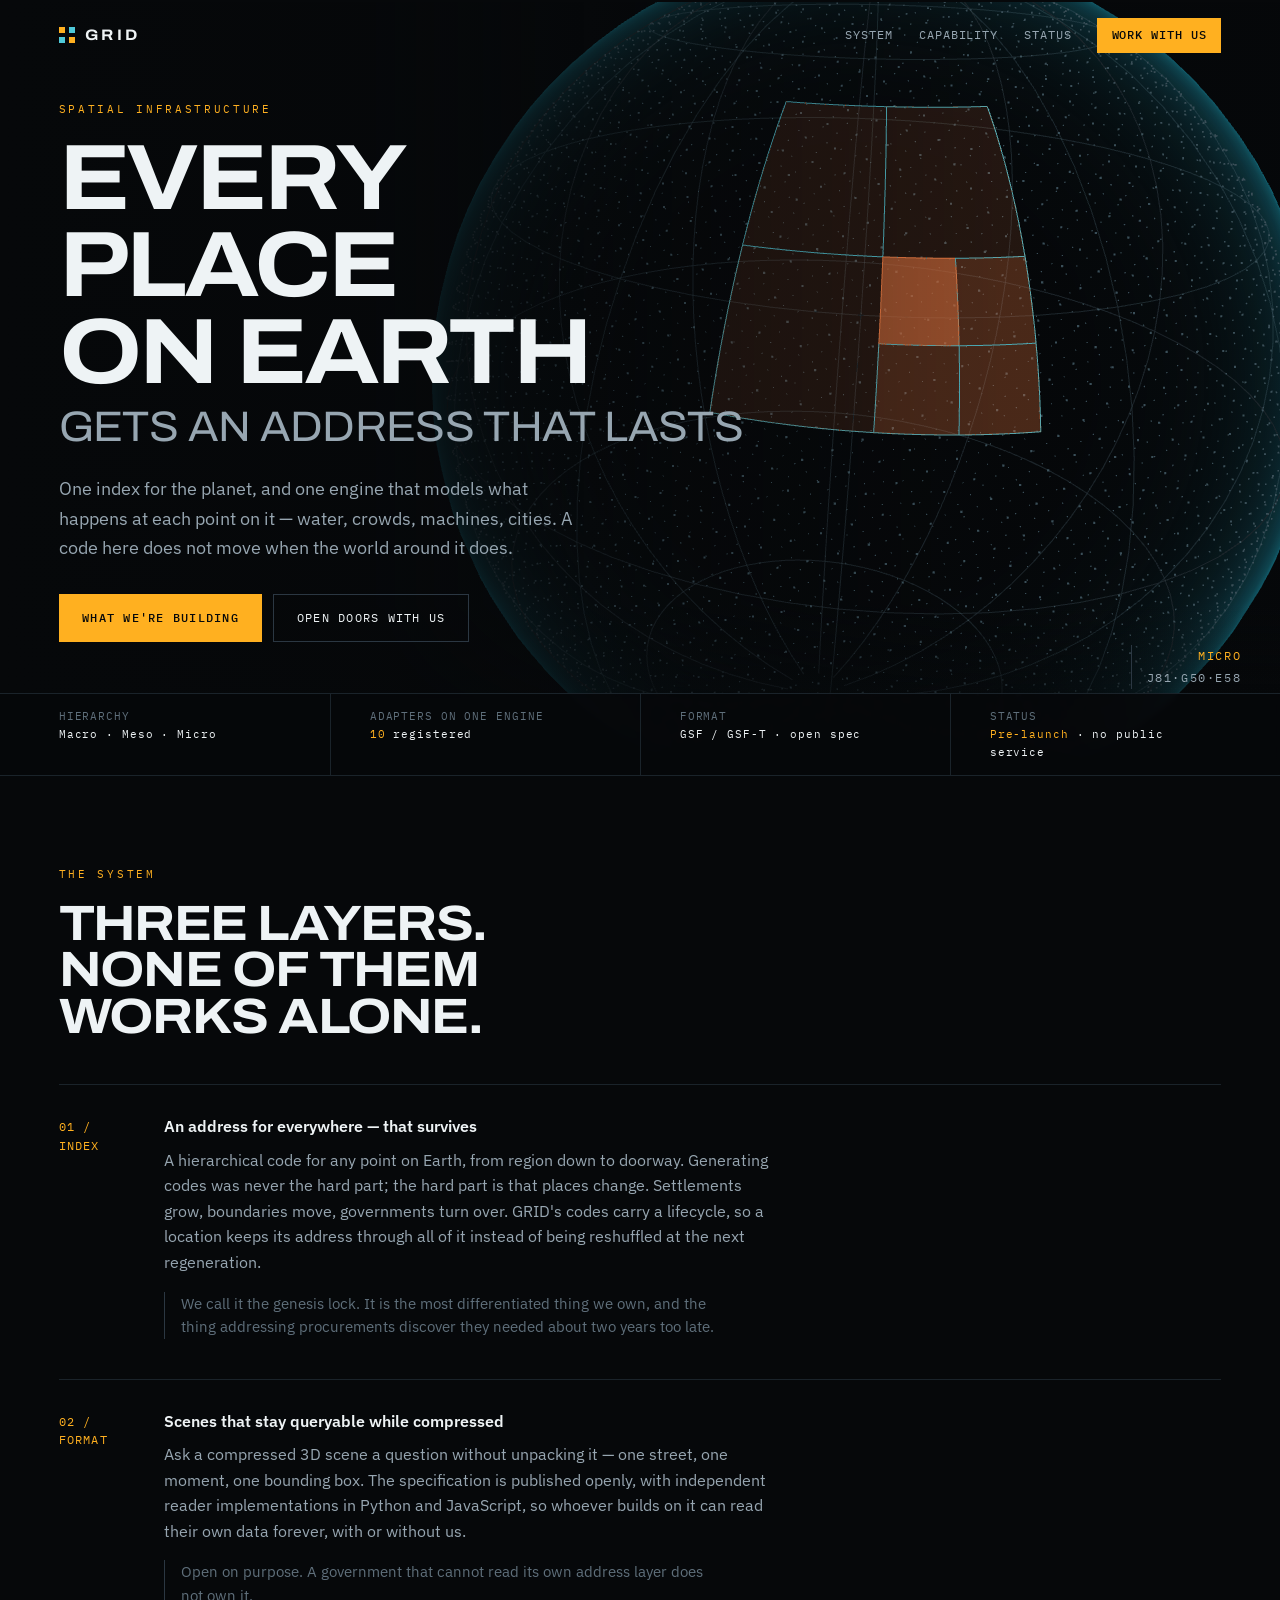
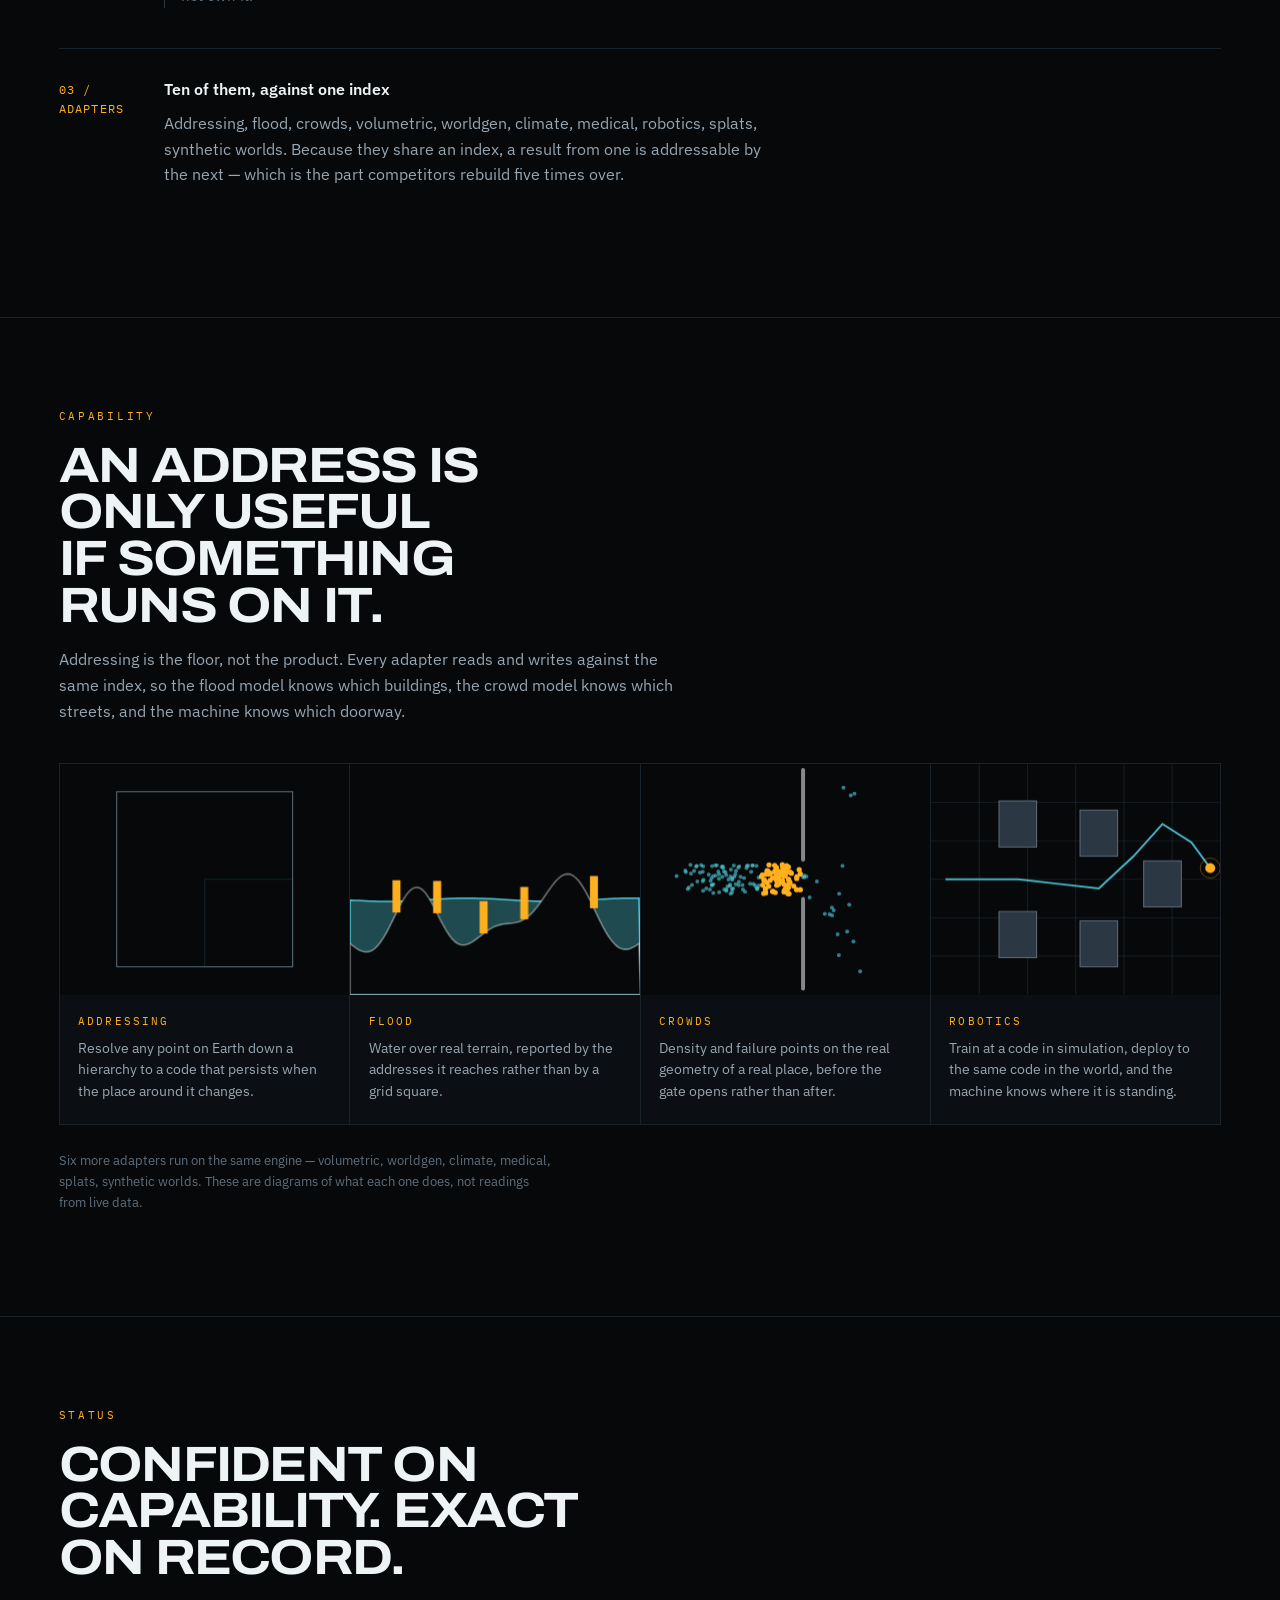
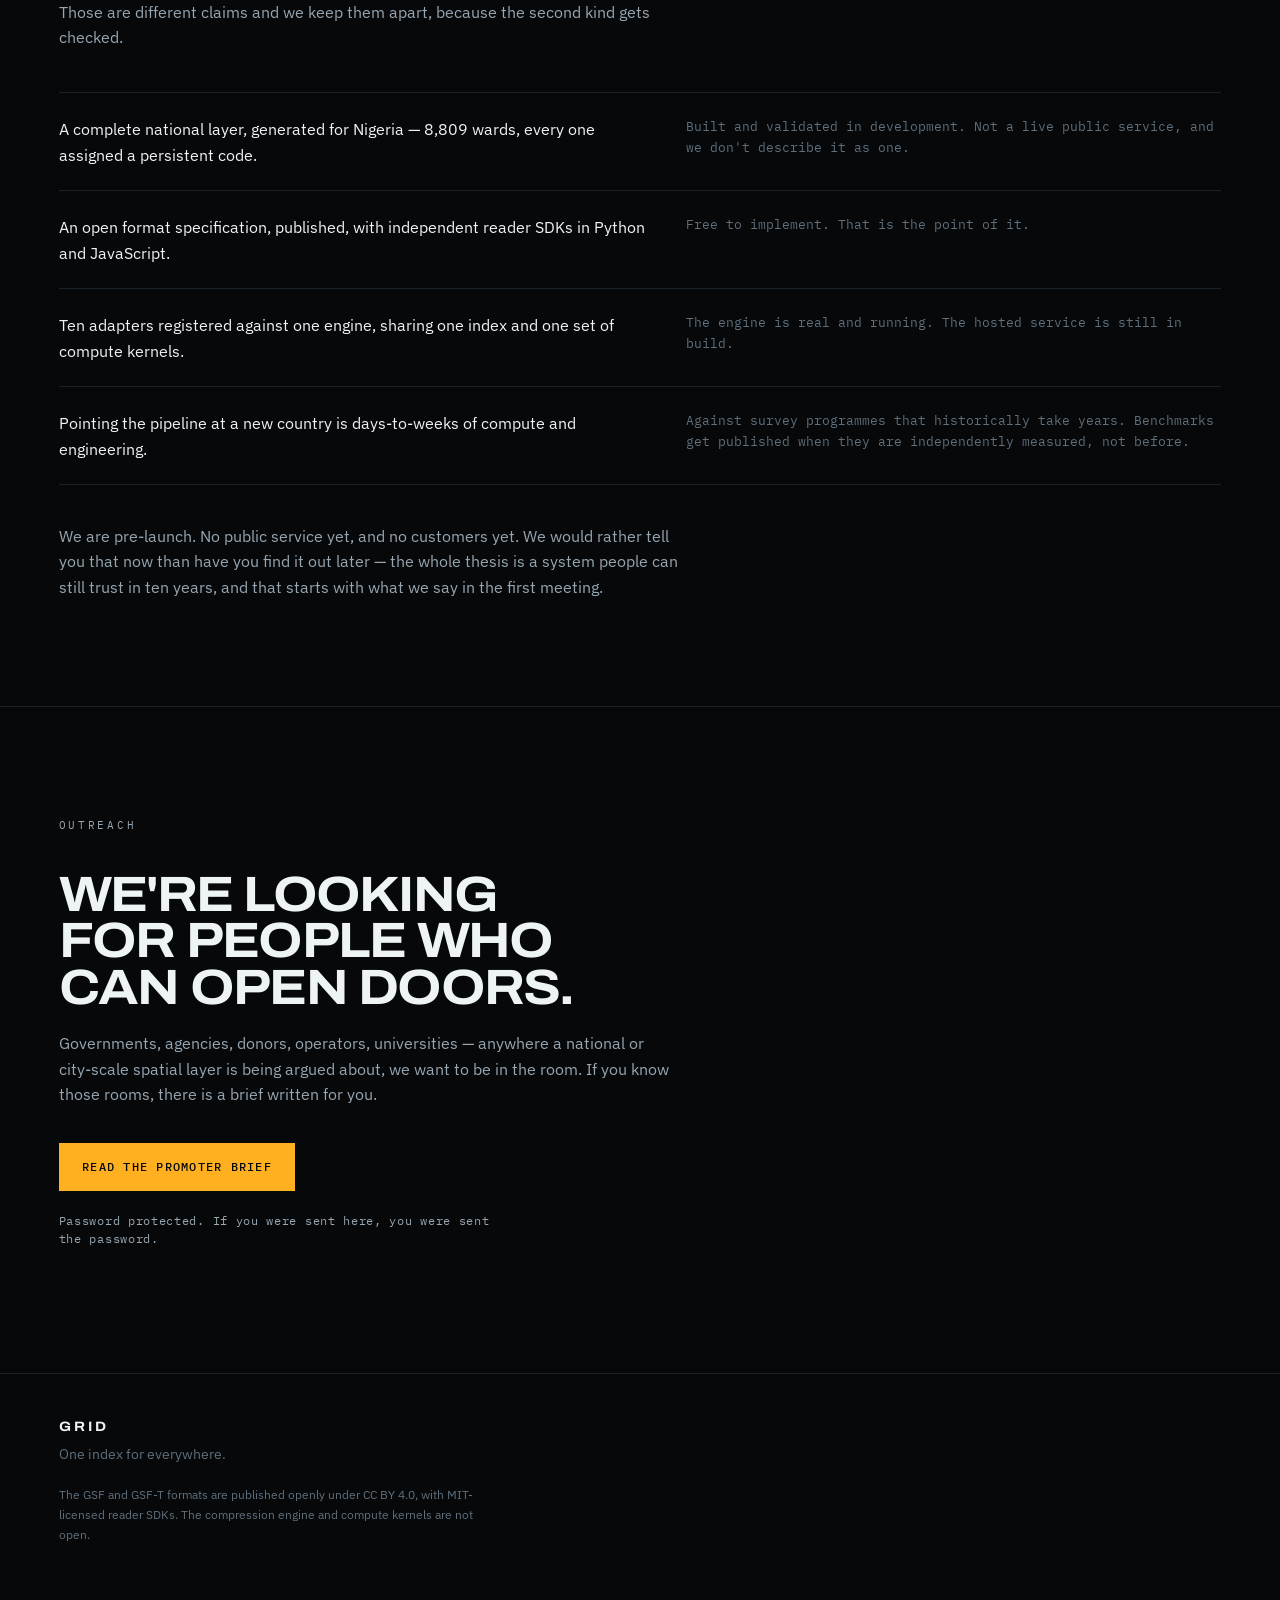
<file: index.html>
<!doctype html>
<html lang="en">
<head>
<meta charset="utf-8">
<meta name="viewport" content="width=device-width, initial-scale=1">
<title>GRID — the index for everywhere</title>
<meta name="description" content="A persistent address for every place on Earth, and one engine for modelling what happens there.">
<meta property="og:title" content="GRID — the index for everywhere">
<meta property="og:description" content="A persistent address for every place on Earth, and one engine for modelling what happens there.">
<meta name="theme-color" content="#06080a">
<link rel="preconnect" href="https://fonts.googleapis.com">
<link rel="preconnect" href="https://fonts.gstatic.com" crossorigin>
<link rel="stylesheet" href="https://fonts.googleapis.com/css2?family=Archivo:wdth,wght@100..125,400..700&family=IBM+Plex+Mono:wght@400;500&family=IBM+Plex+Sans:wght@400;500;600&display=swap">
<link rel="stylesheet" href="assets/grid.css">
<link rel="icon" href="data:image/svg+xml,%3Csvg xmlns='http://www.w3.org/2000/svg' viewBox='0 0 32 32'%3E%3Crect width='32' height='32' fill='%2306080a'/%3E%3Cpath d='M7 7h7v7H7zM18 18h7v7h-7z' fill='%23ffb020'/%3E%3Cpath d='M18 7h7v7h-7zM7 18h7v7H7z' fill='%234fc9d9'/%3E%3C/svg%3E">
</head>
<body>

<a class="skip" href="#main">Skip to content</a>

<header class="topbar">
  <a class="brand" href="./">
    <span class="mark" aria-hidden="true"></span>
    <span class="brandname">GRID</span>
  </a>
  <nav>
    <a href="#layers">System</a>
    <a href="#runs">Capability</a>
    <a href="#status">Status</a>
    <a class="nav-cta" href="access.html">Work with us</a>
  </nav>
</header>

<main id="main">

<section class="hero">
  <div class="globe" id="stage" aria-hidden="true"></div>

  <p class="readout" id="hero-label" aria-hidden="true"></p>

  <div class="hero-copy">
    <p class="eyebrow">Spatial infrastructure</p>
    <h1 class="display">Every place on Earth<span class="thin">gets an address that lasts</span></h1>
    <p class="lede">One index for the planet, and one engine that models what
    happens at each point on it — water, crowds, machines, cities. A code here
    does not move when the world around it does.</p>
    <div class="cta-row">
      <a class="btn btn-primary" href="#layers">What we're building</a>
      <a class="btn" href="access.html">Open doors with us</a>
    </div>
  </div>

  <div class="strip">
    <div class="strip-inner">
      <div class="strip-cell">
        <span class="strip-k">Hierarchy</span>
        <span class="strip-v">Macro · Meso · Micro</span>
      </div>
      <div class="strip-cell">
        <span class="strip-k">Adapters on one engine</span>
        <span class="strip-v"><span class="sig">10</span> registered</span>
      </div>
      <div class="strip-cell">
        <span class="strip-k">Format</span>
        <span class="strip-v">GSF / GSF-T · open spec</span>
      </div>
      <div class="strip-cell">
        <span class="strip-k">Status</span>
        <span class="strip-v"><span class="sig">Pre-launch</span> · no public service</span>
      </div>
    </div>
  </div>
</section>

<section class="section" id="layers">
  <div class="wrap">
    <p class="eyebrow">The system</p>
    <h2 class="display">Three layers. None of them works alone.</h2>

    <ol class="stack">
      <li>
        <p class="num">01 / INDEX</p>
        <div>
          <h3>An address for everywhere — that survives</h3>
          <p>A hierarchical code for any point on Earth, from region down to
          doorway. Generating codes was never the hard part; the hard part is
          that places change. Settlements grow, boundaries move, governments
          turn over. GRID's codes carry a lifecycle, so a location keeps its
          address through all of it instead of being reshuffled at the next
          regeneration.</p>
          <p class="aside">We call it the genesis lock. It is the most
          differentiated thing we own, and the thing addressing procurements
          discover they needed about two years too late.</p>
        </div>
      </li>
      <li>
        <p class="num">02 / FORMAT</p>
        <div>
          <h3>Scenes that stay queryable while compressed</h3>
          <p>Ask a compressed 3D scene a question without unpacking it — one
          street, one moment, one bounding box. The specification is published
          openly, with independent reader implementations in Python and
          JavaScript, so whoever builds on it can read their own data forever,
          with or without us.</p>
          <p class="aside">Open on purpose. A government that cannot read its
          own address layer does not own it.</p>
        </div>
      </li>
      <li>
        <p class="num">03 / ADAPTERS</p>
        <div>
          <h3>Ten of them, against one index</h3>
          <p>Addressing, flood, crowds, volumetric, worldgen, climate, medical,
          robotics, splats, synthetic worlds. Because they share an index, a
          result from one is addressable by the next — which is the part
          competitors rebuild five times over.</p>
        </div>
      </li>
    </ol>
  </div>
</section>

<section class="section" id="runs">
  <div class="wrap">
    <p class="eyebrow">Capability</p>
    <h2 class="display">An address is only useful if something runs on it.</h2>
    <p class="intro">Addressing is the floor, not the product. Every adapter
    reads and writes against the same index, so the flood model knows which
    buildings, the crowd model knows which streets, and the machine knows which
    doorway.</p>

    <div class="panels">
      <article class="panel">
        <canvas data-panel="addressing" aria-hidden="true"></canvas>
        <div class="panel-meta">
          <p class="panel-kind">Addressing</p>
          <p>Resolve any point on Earth down a hierarchy to a code that persists
          when the place around it changes.</p>
        </div>
      </article>
      <article class="panel">
        <canvas data-panel="flood" aria-hidden="true"></canvas>
        <div class="panel-meta">
          <p class="panel-kind">Flood</p>
          <p>Water over real terrain, reported by the addresses it reaches
          rather than by a grid square.</p>
        </div>
      </article>
      <article class="panel">
        <canvas data-panel="crowds" aria-hidden="true"></canvas>
        <div class="panel-meta">
          <p class="panel-kind">Crowds</p>
          <p>Density and failure points on the real geometry of a real place,
          before the gate opens rather than after.</p>
        </div>
      </article>
      <article class="panel">
        <canvas data-panel="robotics" aria-hidden="true"></canvas>
        <div class="panel-meta">
          <p class="panel-kind">Robotics</p>
          <p>Train at a code in simulation, deploy to the same code in the
          world, and the machine knows where it is standing.</p>
        </div>
      </article>
    </div>

    <p class="foot-note">Six more adapters run on the same engine — volumetric,
    worldgen, climate, medical, splats, synthetic worlds. These are diagrams of
    what each one does, not readings from live data.</p>
  </div>
</section>

<section class="section" id="status">
  <div class="wrap">
    <p class="eyebrow">Status</p>
    <h2 class="display">Confident on capability. Exact on record.</h2>
    <p class="intro">Those are different claims and we keep them apart, because
    the second kind gets checked.</p>

    <div class="ledger">
      <div class="row">
        <p class="fact">A complete national layer, generated for Nigeria —
        8,809 wards, every one assigned a persistent code.</p>
        <p class="qual">Built and validated in development. Not a live public
        service, and we don't describe it as one.</p>
      </div>
      <div class="row">
        <p class="fact">An open format specification, published, with
        independent reader SDKs in Python and JavaScript.</p>
        <p class="qual">Free to implement. That is the point of it.</p>
      </div>
      <div class="row">
        <p class="fact">Ten adapters registered against one engine, sharing one
        index and one set of compute kernels.</p>
        <p class="qual">The engine is real and running. The hosted service is
        still in build.</p>
      </div>
      <div class="row">
        <p class="fact">Pointing the pipeline at a new country is days-to-weeks
        of compute and engineering.</p>
        <p class="qual">Against survey programmes that historically take years.
        Benchmarks get published when they are independently measured, not
        before.</p>
      </div>
    </div>

    <p class="plain">We are pre-launch. No public service yet, and no customers
    yet. We would rather tell you that now than have you find it out later —
    the whole thesis is a system people can still trust in ten years, and that
    starts with what we say in the first meeting.</p>
  </div>
</section>

<section class="closer">
  <div class="wrap">
    <p class="eyebrow">Outreach</p>
    <h2 class="display">We're looking for people who can open doors.</h2>
    <p>Governments, agencies, donors, operators, universities — anywhere a
    national or city-scale spatial layer is being argued about, we want to be in
    the room. If you know those rooms, there is a brief written for you.</p>
    <a class="btn btn-primary" href="access.html">Read the promoter brief</a>
    <p class="gated">Password protected. If you were sent here, you were sent the password.</p>
  </div>
</section>

</main>

<footer class="foot">
  <div class="wrap">
    <p class="brandname">GRID</p>
    <p>One index for everywhere.</p>
    <p class="fine">The GSF and GSF-T formats are published openly under CC BY 4.0,
    with MIT-licensed reader SDKs. The compression engine and compute kernels are
    not open.</p>
  </div>
</footer>

<script type="module" src="assets/globe.js"></script>
<script type="module" src="assets/panels.js"></script>
</body>
</html>
</file>
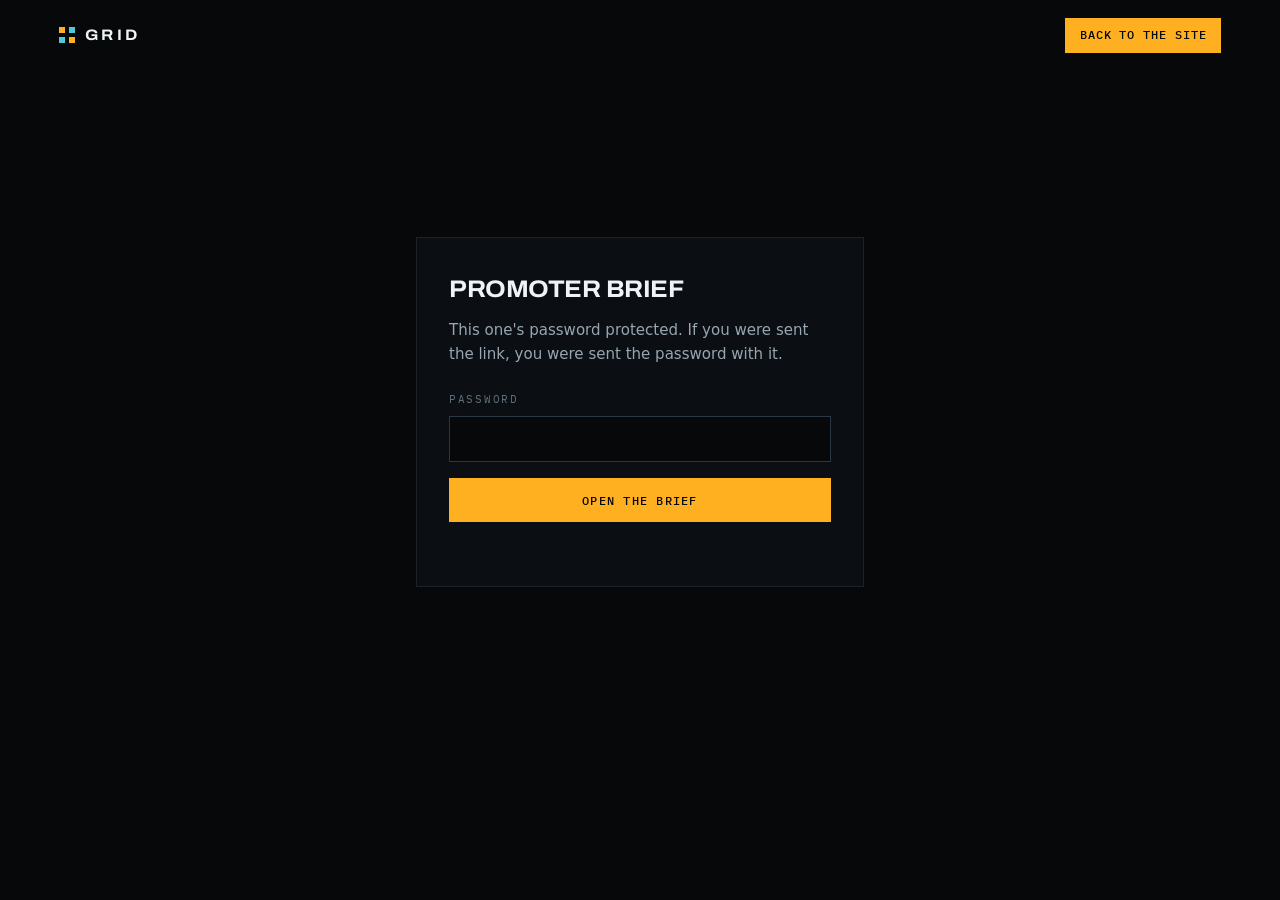
<file: access.html>
<!doctype html>
<html lang="en">
<head>
<meta charset="utf-8">
<meta name="viewport" content="width=device-width, initial-scale=1">
<title>Promoter access — GRID</title>
<meta name="robots" content="noindex, nofollow">
<meta name="description" content="Password-protected brief.">
<link rel="preconnect" href="https://fonts.googleapis.com">
<link rel="preconnect" href="https://fonts.gstatic.com" crossorigin>
<link rel="stylesheet" href="https://fonts.googleapis.com/css2?family=Archivo:wght@500;600;700&family=IBM+Plex+Mono:wght@400;500&family=Newsreader:opsz,wght@6..72,300;6..72,400;6..72,500&display=swap">
<link rel="stylesheet" href="assets/grid.css">
<link rel="icon" href="data:image/svg+xml,%3Csvg xmlns='http://www.w3.org/2000/svg' viewBox='0 0 32 32'%3E%3Crect width='32' height='32' fill='%230d1a1e'/%3E%3Cpath d='M8 8h6v6H8zM18 8h6v6h-6zM8 18h6v6H8z' fill='%23e8763f'/%3E%3Cpath d='M18 18h6v6h-6z' fill='%234fb3bf'/%3E%3C/svg%3E">
</head>
<body>

<header class="topbar">
  <a class="brand" href="./">
    <span class="mark" aria-hidden="true"></span>
    <span class="brandname">GRID</span>
  </a>
  <nav><a class="nav-cta" href="./">Back to the site</a></nav>
</header>

<main>
  <div class="gate-page" id="gatewrap">
    <form class="gate" id="gateform">
      <h1>Promoter brief</h1>
      <p>This one's password protected. If you were sent the link, you were sent
      the password with it.</p>
      <label for="pw">Password</label>
      <input id="pw" name="pw" type="password" autocomplete="current-password"
             autocapitalize="off" autocorrect="off" spellcheck="false" required>
      <button class="btn btn-primary" type="submit">Open the brief</button>
      <p class="msg" id="msg" role="status" aria-live="polite"></p>
    </form>
  </div>

  <div id="brief" hidden></div>
</main>

<script type="application/json" id="payload">{"v": 1, "iterations": 310000, "salt": "lSdBW8povwWQ/10n2A8UjQ==", "iv": "DD1G9+SxIwVKZSZE", "ct": "4zmeiCT8cX//G1Tvulx3VYZCVcZBWJreDOG9IDqY8XcbfpfGPrn3ZDQGJN8o5lnrxtYWNUrPD8z6+DfrevWbD7vVT937RpA930D3W+JR1fOUYggshKqGOl+ksbVY96Uw8Iox/rvxNNfEqoIFjJSxZ/CSWJ7+j2ihElBSHc6MteJiwZbN78EM2wNEjtvd2XFntEMooZYIrpgcU8Kp2Twy3pySFhLBEd6zdGguxGesEuEGdP5IBxdQZLJ+f+9uDvS6QAjzh3tMLvfSNNcTQns+RLacK+Iq7AJMOsklA6jd2n7qeGAaV1KsBkTA2ek4L/vo0zv6SCOPgSoh3NdPhJmtUDirBbsbHOcabLmcVG2gOlS6ycdxetaa64Oj6rNgIvPImG0EpLt8rRS+3SSUgbY0pLBi1MZC99xpTsHpi98CjXp7eVx5Nivw2ryImXDvFRT6cfMa6NSNPSW/FfhUM3V4SPBpQ3G/rajKGGuuTkWINuHzLw0W4PcFO9BY4SgAMTjoVK3mh0lNDrGUgG4udVGRIr7cmVfXkV3T98NWQcg9toQe6kdYmq7CG5vhG0BXTU1rUdzKmw7PcYMFeudM/+DabT9ac12SgLbdRiGMJAf6FdLCLgo1P5g9wLVu6qapXlCKB+wOIUgj1IJ+Kl5CeqvEWF8iQGUjUtkKcU09K7jRl7iNjnQ0VR0y83zEci9eVaoPX4E6rTyhhWIi6RNIKAitXVe4zZ/dUlx4eHG2uZurgmCQhYXooNgKMIk1PQUa5+BeGP89tLp/NHbM+rD7jRdXF49MBxjFOv03e/GU5vrg8PmMu+7wgsRuBku/Bz53P5tDAufH16oiLCGEtNsoYX9mTb95AIedjnEX35Szk2DyPqdWAezZZHeN4OTwAfjWlNxi5ICGcvrlHyOaaOcOvSNoEviyYd8HFrHNyQAfzMXcqsLqcH3luvpe259KMDwh+i7WkwT/[base64]/zC/cvJ6F9hhHODqfXGSZTIDM9KKIYGDfhqREQodm1iN+4vfrdPjRcKTPxe6kXMMiTPSWhp8bDPGI9+007MFIxC/T5xJJppEA91MVqveW1XBcU+GDtSUSi8CWV7BID42CJvnKEYow2r7urmeANK7We5ro80qtB8Q8JJcyYQbAYfWYnfcsMQ+tB/tKeUUgCQJj77VThdCLZJLqFIUg8ClFvhXH83j3QjCPamQjlvhDPBFTdA6+mouK+sacfEX1m2byajlhmICbamB78XvnrW5WtWNz9Sh1o0jSLJq5wEjntarQgaymcDZSC5DQ9K6mlSoHUjKH6IOQLeAeGa+O/uBlg18rJrUoVZOhLrzRPrBZ00s17pAL7t7W4U4OljSxjIGHJjCZaM4jlP2uMNK65EhQjw9RIm6fdyGKogb6nXP/RzmYcH3uzJxlJWBXjg9KIFSQ39EeDXIhe/YVO3Kfn4fmNwMB9opn5/Ig0z8Wzje2GbfAWUbHOSN+lCfdirNnFErJfqeiWQ1gZO5Fw2fHoG4nwQbCbzBR95PgKR6z7My7rxdK/uKelhEd7R30bv4sCTDHXPL4tcHKXtps1z/3jEA8RmY2TG/IJW+NKjQL88uDPLzebMHmi2q5jgMv2iMpSFnM3uzvAcw6P+Pd82FugioWnG0X/nN4lkTCUH1b0XONGGif9rcHib5aiDdL2dQo+clCeeML2KpSAgm/JQsjLSCyCM70fLVW5THOcLY+tdG6E1gLYmllfJWpMn3SRPYec1bVVs2VlkoCHDeu9hshW+c2QcVosvwgc6VhsWWxgCUxZL3gTLd6mMncRh8fff3TTImwJ/Lt8j04MRXdJdTRRxN2VvWW3H3TW3j+SukYayx1hRBJ5KPatmu7i/sg1Ok65DJo8yPkChUFTOX1E9Cr2FQ9YBXFRONKdaofldv1L7Gh/DoNjRIbWnS7xZFXdSUsXFurIvUGrBN01J8m2/[base64]/CW7Sh9a39J/Jo+r/LzMc62Jzh+x0O+1ECcncq8ANGRckCHkgCFYU0598KKIrgMDmg7WRBU2bfhgZAGn4OeKEPqEROI/66BJDqUHTqS2QxybmySW1YOHk2OW0cB2Neo5PKto85KUM4KDOu7dr9AS2COWbKBkehHBUZUkCAquwjCofu0vQp7SNVjfPnkDqh2UO+HAhV7rZLsPFZrowiGrYXYzyH/hEsQia6U3tEjBrGQRU5REUTygEI9ErntIAKVJvH6BuGNmPfms3cryxV7FoOne1qWC8QcEEd9L+LxK7tSdHp/DSWaWtCr9elwLV+sAoVEmi6A0fS29VNBnkbvGTi27Wl3iVo96ABQ/Eqo0/[base64]/LKQ3m8IZJaZl2BObYJZZMwqJ0GxzK3gbM2BflPcpizj3yEd/+pGto0YK/GiEpgXSxoCx6E/21xrZzk9jEATKDP2k9/XcI7sCSS9StvnWv6VE4ShePZvjVGR/TorPrxQJPolrQeUaEm+PDb2SdDLhY3utL5jsCpOES37sMUssVmdYMDOjbmxJbQgC7iqFwBewueP3fVoC2cW7NQWtS3oN3DbvK0S7XGbKMPrDwvI4YaN0ewdGFHjpUbaT+dTVG4iB0FCQWhaxz4xR7T+YFAR3XVdRofst+l7Ylx1F37h1jsgfEy/J/AKKyU6sMmw5caCHIplHU4p5ntejLBn1ly5zq46/0LN1nCZ8c33xNfw5LexAmCmcURkzDLIRgqRM8blNDIl3jKp4EQN7sa+v1UhBFb+52wbqG/[base64]/lgtX9RjukNbDZdpni6yqF6A5uTASVv+G+J/Eprze1g7dS91qzT4T8IT05jIUK/uzMRCWFCoHefY6EzuDxIHTvXh7BaQQYf5UMeXi0KSV7sw/KVWSDm2VftHMpuFkHpkqo9O/npaPDc7lcBhrxrRf+2T+FL0bZmJ413NZPZFcqb5qRLNzVL4SawDEmMOD4zAEq5EQ+wNTxE43NEpwJukU4LZuObwYZb1Ke1itXwbSvv0oENzYCuWCWlEy6kemWdhqa8UmegXahekzlhTzjZ/5K0T3vTYMw2HLJJN5FyaQwB71LD/zoOddXXkkqjBwlDKrQwEy4JBQsY7mXhj3Guq8fuAogMxRb5uujvSj7S+tSnvKs5qUA9ezFJif/shN6Fu5cWS8C0KnIsY4BXLGQL6gznEI5vwadmmn/7mt3fF/nWvPr0EcQ2jJ4VZQTfTkOpYY5Ov7LM5xCo4/t4g2mPLyThq1UR+4JYx9YmcLRTbBKaybqGLfWRnSOOJjFlFapsUbnWQfKdpEW9tbW73c1nAa1omaoGr+o9ZscCL0FdRgmc0zDBYbkPa/ltFLJHuMkoOcn8JY/52QbwqmhJ3SUHj/l+B6rYw68lT0C5ORHUDvchhOXLprOXShf/Etp49+KYYKEBAx2tTRdkINy8cvKbOTSvHlnfcNSLSDv3rmh73ZWGUVH92cW7YuVZtusypUzTDTcq3ImFPsEz3D5UjQHzKd/ukKQwnNgUATOQ8m4TQdy11l9MzhNK81BFAGx5L0u+LBD6UDnI7kPt3dgSpSJ5pe5t31safWE8ea0Fku8R1YgyZ05Cx7+S7DUfbkoKPhqb287eVj9qP8G8udhmyAnmkEzzQjVrmSvIbhOXlMqCTg43f/gNEHmpYqY9R/eLE302n54NJ8Gwpqpu5nsAM5MSjvEYqUhliaMdYYM/kS+5FKVvFGKhi42Vre+wIt2XctQgsMI0nNCo5qwuCAEc9KiO8z0glFPTyByESmtFpKc0J2vbxnGakRH5h/nO19o/V1rLkGpAW/mPW3JlQvYZp+63BbzjKc7PLe55ErL+S9hw9hn35DJPJ/3xeRdLf/tEQwcGdffpffGKjLJ6jtYyFYLlgxQnStDb+p9ea5qdbKUnVR2UQ3crWaUs0KfjsAGkBeqZkrvYVk2pTjDWULo1UfTI/v/DFQF1dVMXVXv5jLnfioeFmre27Ier9AoPLatmoapCzjcsI9fjOhEAie3E3YzE5PjeMG0m48Bl7pJYLstgOw+EcNRIIfehcOolVbLauHkEcJiXc5yeLRWcrTNG63Wt/YZSMS4iKu1VTDMn59ex8qrDUwxdOGtR63YVlOj6bd3B0qrPUxoxFqIsIuOMcm6NHHcR+PKgIHgWiwCr3+KW+IAbP6lRE/k/[base64]/jaP9Iztufg1DLMp5iwzEsI/WZe7aHDaSHQMPZYI4h38n2VMCEU+5vv6nup0mNRiMIPFh/UQ9SiW68tvZL/[base64]/aKlUtdqNGk6SwOug7m1DpSddtIz3qB1r4HfdpVKNC/cA7BzUTHoQavdqUEMWBm5eCNqNaLG7ErjUeUgJZN0s8rE4mlC0jME1KJZWImYAnYe31kZe6hr7fLjp8/[base64]/xmEgngMCgjh1+5yjm8vZopKAfSM8uxwJQComgZB2MSSFrwT67FKNK1LDkQJq8kCR7EEq/ay7uQ4mpCgmvp9NtniztWaccklrf0LkKim3W4jr2VbsxkWz0qwQIueTcsbDwGWUYUuJZg+Pc3JnSNmLKx5TTLPuk7Ho4fThMznO5PHeNDdgJGEoHt0+jnr4rZUGFwuNEeqRMdBX8SX8//AKzQdXlhvC7MWvdhFTYvcpb8HCtEXB2X35DBZcxRdTGyBFplG1nzcWepB8YuRACAXQDpa5uI4iA1EWzeJRBiX0II4seiIuWD0V3BkkgSXNT8cVHMPVgZjbl1/kOu/b9bwOCaLqdSUychOv+HSX8mJnDTyctFWw2ARfwaxzlSpV5zRD1jFEyzgOg2kkWAxwljcrqvVSBzg9SYx07dIlCll8ZfYupCg9rdI5Ef4zZzM/nqjCYF5tNUT2IocyzUSvHoltZjE98iGZd1ci7gi4+tkSfN3fm3I8voAS/N+6mDAN7Hn4pmfzCB0YkIMrAcx1ZDf3dqWxG0kHB1iful/XopkXhy/3yvT/M99emcIvv1O3xdunA+FJBK2h2W7E+VtyrvI+4MRBp8lHrO4xedJAV2jENkVIrWE9Cw8ref4yXgJaI/y5XhR8kDfyVgGRGWo8xeimYq7Oyx2smkD3aGTisJFA8u1pj1K/pMLG9VUGuH1uJNUHl2PKJte3AaEI6E0UXnIO1wvDF4NX/66SopX/2m9+AfzX2yf5hb7tqx/Du+h2UC4+GgAaGcq8g+7YLv51DfhQACi0XrNzDjS3iQH0mHzVZLYmp63Ue0JE0KbFJOm9blV46BA90B5dTFpIycKyUuvgegycs9q4JhfSvpXEkPzPAchVt1x3Eltpo1WnMhb1MJBMJGHFPkqiohDKyBPjIYEinvFPvMhagdBUUyrT30VXmS/OdOa22dMUpSQBZd9udtbOtc+QKwSuR4Q1tK9zO2jxNOZGSw35trdnhCpZhfRW2/TC/qseMjNe6ZctZpMhFveQjfFyxp0i962KxaOAnertLYqKZokA6YX5+bDP7VbHJ8pDVqkxILZjv5m17lBUFboKiLy/JEbAkyEhsTdPeEyKPCVSr8SJ0TGUmHbC4VJqHD3o5bQu/N/RiV8aqPzCajAnDXRPVP29k4zCwsFeVcMmwzQbgIyO3lfG5vYEhZ9lSkuNW3uqH7DDH34FEdGSP0vZ0WJDAhZAWuX9ykXEG36/BTgD/[base64]/bslxIkcGUjXCAH6gJCbOpRsEMO5Z7V0zCsqmwmbkXfr3VYvMPQhPT83Y7fy6gePlam7ZUMnucZXciglrIp/gs9BuStTSzyt4otz2mxtHRxpDJiz00mBb/[base64]/OnJ5iO24ShjgEv4Cgemef9eNbODIFK7S5JhqwQXhIhwd5SXQtuHp12/jHLMzUGmt+Ga6KoEVBTJN0qBX0Yk0CRc0yAssZc3DlZRG98FzCpz+DNlmc1WmgM2B7cWIHwUJKe/[base64]/+T+YIq6A2mA3nQsme91b0+OC2OSDMaPylbdpwvlj+KCeNUrB4mF4ZIYdCUiGLgB8d9pVO5SZhnCiOjpKyFfT1Wyqzs4s1XNNg7O1puXc1Vcr//gAXOQ0PTSqa5fFixzCV5FpjkB5r3owPyYuAuPpE0BRZmPtKYv18hHpdf5UwD3BxN1XokR7ejNs0C8USTZSIwgQ8OEbDsG+6gHVIR84maKmhnhM4TGtPryP4aSKobVEPVHWABfuM9pBfBrxkh8RcHiOSIQFJYKt4MSCblS2ac4cgOgy+I4upJXkokDhU/vW3Nr9lwcbXs3mRuRemEAmCQslcGTTPWjtQFzsF9Ln7LcMt8UuA1MNj8JTDP2PNaHfsK/hFOgCYFn6sFDv9M4zh/zekbKQUGiVRaNPtvNR7XIY1cipXxbL4uYYw7JfbPjaGGHbFuZk63hJozAWqBHhriDd1fVoABO+x2uGPyLOJwZvejT4gN4MEIUOsSbQVBTlcKfea3QrZwmjGvOr41uAZYYR3HVG3SbB2DssUCbOf3o+iPM+eSEU8YSe7IydiqihwCbNH0qDVKU9b7j4VQ3UwU4hD1/KcujU/+eREm0pp5hIkF5PQNLaw7xscNnrkxSZLr737dH4VOUcfOPuI9iDUKKTm9XtH7ooR72fHkaRXAWIzp8EyVf1E5sE6bbkH8np468OM/flfO1e7T/BR8lfFiv+15a9+Ns7H+vgLAAjDz+gubJfu79qPljd9fZfzChf/d2pjE4ftLrrQAZ/[base64]/kjLBu8tYbIxFvMlUxsznM0eTTU8QePShsf1V4PR8sJSzWDnvHXkVdBYUmPnKjZuZSTTthyd2oGyRMNFsn/9A5Si3YUtzjOwxFHo5gOe+E727n4V/xkEkOsCv9yEcKs/u8G8DWC/03SePVBu+gaKApjkc6enodQyznQU0JI4ThaNfnjAXFCueSMcxSPkhjmuLZwChiyfK1s8/8N7"}</script>
<script type="module" src="assets/gate.js"></script>
</body>
</html>
</file>
<file: assets/grid.css>
/* GRID — industrial/technical register.
   Committed dark: this category (defence, infrastructure, geospatial) is dark
   by convention, so rather than a half-hearted two-theme palette every colour
   is painted explicitly and the page holds on any host ground. */

:root {
  color-scheme: dark;

  --void:    #06080a;      /* page */
  --panel:   #0b0f13;
  --panel-2: #11171d;
  --line:    #1a232a;
  --line-2:  #2b3742;

  --ink:     #eef3f5;
  --ink-2:   #97a6b1;
  --ink-3:   #5f6f7b;

  --signal:  #ffb020;      /* sodium/hi-vis: survey beacon, not a brand pastel */
  --signal-d:#c97f00;
  --data:    #4fc9d9;
  --alert:   #ff6a3d;

  --measure: 62ch;
  --wide: 1240px;
  --gutter: clamp(1.1rem, 0.5rem + 2.4vw, 3rem);

  --mono: "IBM Plex Mono", ui-monospace, SFMono-Regular, Menlo, monospace;
  --sans: "IBM Plex Sans", system-ui, -apple-system, Segoe UI, sans-serif;
  --disp: "Archivo", "Helvetica Neue", Arial, sans-serif;
}

* { box-sizing: border-box; }
[hidden] { display: none !important; }

html { scroll-behavior: smooth; }
@media (prefers-reduced-motion: reduce) { html { scroll-behavior: auto; } }

body {
  margin: 0;
  background: var(--void);
  color: var(--ink);
  font-family: var(--sans);
  font-size: 1rem;
  line-height: 1.6;
  -webkit-font-smoothing: antialiased;
}

h1, h2, h3 { margin: 0; text-wrap: balance; font-family: var(--disp); }

/* Wide-cut display type. The width axis is the whole point — it reads as
   engineered rather than as a default grotesque. */
.display {
  font-variation-settings: "wdth" 112;
  font-weight: 700;
  letter-spacing: -0.035em;
  line-height: 0.94;
  text-transform: uppercase;
}

a { color: var(--signal); text-underline-offset: 3px; }
a:hover { color: #ffc75a; }
:focus-visible { outline: 2px solid var(--signal); outline-offset: 3px; }

.skip { position: absolute; left: -9999px; }
.skip:focus { left: 0.5rem; top: 0.5rem; z-index: 99; background: var(--panel); padding: 0.6rem 1rem; }

.wrap { max-width: var(--wide); margin-inline: auto; padding-inline: var(--gutter); }

/* ── mono utility ─────────────────────────────────────────────── */
.mono, .eyebrow, .kicker, .stat-k, .strip, .panel-kind, .readout, .ledger .qual {
  font-family: var(--mono);
  font-variant-numeric: tabular-nums;
}
.eyebrow {
  font-size: 0.7rem; letter-spacing: 0.24em; text-transform: uppercase;
  color: var(--signal); margin: 0 0 1rem;
}

/* ── top bar ──────────────────────────────────────────────────── */
.topbar {
  position: relative; z-index: 5;
  display: flex; align-items: center; justify-content: space-between; gap: 1rem;
  max-width: var(--wide); margin-inline: auto;
  padding: 1.1rem var(--gutter);
}
.brand { display: flex; align-items: center; gap: 0.65rem; text-decoration: none; color: var(--ink); }
.mark {
  width: 16px; height: 16px; flex: none;
  background:
    linear-gradient(var(--signal), var(--signal)) 0 0 / 6px 6px no-repeat,
    linear-gradient(var(--data), var(--data)) 10px 0 / 6px 6px no-repeat,
    linear-gradient(var(--data), var(--data)) 0 10px / 6px 6px no-repeat,
    linear-gradient(var(--signal), var(--signal)) 10px 10px / 6px 6px no-repeat;
}
.brandname {
  font-family: var(--disp); font-weight: 700; font-size: 0.95rem;
  letter-spacing: 0.22em; font-variation-settings: "wdth" 110;
}
.topbar nav { display: flex; align-items: center; gap: 1.6rem; }
.topbar nav a {
  font-family: var(--mono); font-size: 0.74rem; letter-spacing: 0.08em;
  text-transform: uppercase; color: var(--ink-2); text-decoration: none;
}
.topbar nav a:hover { color: var(--ink); }
.nav-cta {
  color: var(--void) !important; background: var(--signal);
  padding: 0.5rem 0.9rem; font-weight: 500;
}
.nav-cta:hover { background: #ffc75a; color: var(--void) !important; }
@media (max-width: 760px) { .topbar nav a:not(.nav-cta) { display: none; } }

/* ── hero: the globe is the page, not an ornament ─────────────── */
.hero {
  position: relative;
  min-height: min(86vh, 820px);
  display: flex; flex-direction: column; justify-content: flex-end;
  overflow: hidden;
  border-bottom: 1px solid var(--line);
  margin-top: -68px; padding-top: 68px;      /* topbar sits over the globe */
}
.globe { position: absolute; inset: 0; z-index: 0; }
.globe canvas { width: 100%; height: 100%; display: block; }
/* keeps the headline legible over the brightest part of the sphere */
.hero::after {
  content: ""; position: absolute; inset: 0; z-index: 1; pointer-events: none;
  background:
    linear-gradient(90deg, var(--void) 0%, rgba(6,8,10,0.90) 30%, rgba(6,8,10,0.34) 52%, rgba(6,8,10,0.04) 78%),
    linear-gradient(0deg, var(--void) 1%, transparent 22%);
}
@media (max-width: 860px) {
  .hero::after {
    background: linear-gradient(0deg, var(--void) 12%, rgba(6,8,10,0.82) 46%, rgba(6,8,10,0.55) 100%);
  }
}

.hero-copy {
  position: relative; z-index: 2;
  max-width: var(--wide); margin-inline: auto; width: 100%;
  padding: 0 var(--gutter) clamp(2rem, 4vw, 3.4rem);
}
.hero h1 {
  font-size: clamp(2.6rem, 1.2rem + 6.4vw, 5.8rem);
  max-width: 11ch;
}
.hero h1 .thin {
  display: block; margin-top: 0.55rem;
  font-size: 0.46em; font-weight: 400;
  font-variation-settings: "wdth" 104;
  letter-spacing: -0.015em; line-height: 1.05;
  color: var(--ink-2);
}
.lede {
  max-width: 48ch; margin: 1.5rem 0 0;
  font-size: clamp(1rem, 0.95rem + 0.35vw, 1.15rem);
  color: var(--ink-2);
}
.cta-row { display: flex; flex-wrap: wrap; gap: 0.7rem; margin-top: 2rem; }

.btn {
  display: inline-block; font-family: var(--mono);
  font-size: 0.78rem; letter-spacing: 0.1em; text-transform: uppercase;
  padding: 0.8rem 1.4rem; border: 1px solid var(--line-2);
  color: var(--ink); text-decoration: none; background: transparent;
  transition: background 0.15s, border-color 0.15s, color 0.15s;
}
.btn:hover { border-color: var(--signal); color: var(--signal); }
.btn-primary { background: var(--signal); border-color: var(--signal); color: var(--void); font-weight: 500; }
.btn-primary:hover { background: #ffc75a; border-color: #ffc75a; color: var(--void); }

/* mission-control strip: the density the page was missing */
.strip {
  position: relative; z-index: 2;
  border-top: 1px solid var(--line);
  background: rgba(6,8,10,0.86);
  backdrop-filter: blur(3px);
}
.strip-inner {
  max-width: var(--wide); margin-inline: auto;
  display: grid; grid-template-columns: repeat(4, 1fr);
  font-size: 0.7rem; letter-spacing: 0.08em;
}
.strip-cell { padding: 0.85rem var(--gutter); border-left: 1px solid var(--line); }
.strip-cell:first-child { border-left: 0; }
.strip-k { display: block; color: var(--ink-3); text-transform: uppercase; }
.strip-v { color: var(--ink); }
.strip-v .sig { color: var(--signal); }
@media (max-width: 760px) {
  .strip-inner { grid-template-columns: repeat(2, 1fr); }
  .strip-cell:nth-child(3) { border-left: 0; }
  .strip-cell:nth-child(n+3) { border-top: 1px solid var(--line); }
}

.readout {
  position: absolute; right: var(--gutter); bottom: 5.4rem; z-index: 3;
  margin: 0; font-size: 0.72rem; letter-spacing: 0.14em;
  text-align: right; line-height: 1.9;
  padding-left: 0.9rem; border-left: 1px solid var(--line-2);
}
.readout .lvl { display: block; color: var(--signal); }
.readout .code { color: var(--ink-2); }
@media (max-width: 860px) { .readout { display: none; } }

/* ── sections ─────────────────────────────────────────────────── */
.section { padding: clamp(3.4rem, 7vw, 6.5rem) 0; border-bottom: 1px solid var(--line); }
.section.tight { padding-block: clamp(2.6rem, 5vw, 4rem); }

h2 {
  font-size: clamp(1.7rem, 1.1rem + 2.6vw, 3.1rem);
  max-width: 18ch;
}
h3 { font-family: var(--sans); font-size: 1rem; font-weight: 600; letter-spacing: 0; margin-bottom: 0.5rem; }
.intro { max-width: var(--measure); color: var(--ink-2); margin: 1.2rem 0 0; }

/* numbered layer stack — the numbering is real: each needs the one above */
.stack { list-style: none; margin: 2.8rem 0 0; padding: 0; display: grid; gap: 0; }
.stack li {
  display: grid; grid-template-columns: 5rem 1fr; gap: 1.6rem;
  padding: 1.8rem 0; border-top: 1px solid var(--line);
}
.stack .num {
  font-family: var(--mono); font-size: 0.74rem; color: var(--signal);
  letter-spacing: 0.1em; margin: 0.25rem 0 0;
}
.stack p { margin: 0 0 0.7rem; max-width: var(--measure); color: var(--ink-2); }
.stack .aside { color: var(--ink-3); font-size: 0.92rem; border-left: 1px solid var(--line-2); padding-left: 1rem; margin-top: 1rem; }
@media (max-width: 620px) { .stack li { grid-template-columns: 1fr; gap: 0.4rem; } }

/* capability panels */
.panels {
  display: grid; grid-template-columns: repeat(auto-fit, minmax(232px, 1fr));
  gap: 1px; background: var(--line); border: 1px solid var(--line);
  margin-top: 2.4rem;
}
.panel { background: var(--panel); display: flex; flex-direction: column; }
.panel canvas { display: block; width: 100%; aspect-ratio: 5 / 4; background: var(--void); }
.panel-meta { padding: 1.1rem 1.15rem 1.3rem; }
.panel-kind {
  font-size: 0.66rem; letter-spacing: 0.2em; text-transform: uppercase;
  color: var(--signal); margin: 0 0 0.5rem;
}
.panel-meta p:not(.panel-kind) { color: var(--ink-2); font-size: 0.88rem; margin: 0; line-height: 1.55; }

/* ledger: claim | the qualifier that keeps it exact */
.ledger { margin-top: 2.6rem; border-top: 1px solid var(--line); }
.ledger .row {
  display: grid; grid-template-columns: 1.1fr 1fr; gap: 2.4rem;
  padding: 1.4rem 0; border-bottom: 1px solid var(--line);
}
.ledger .fact { margin: 0; font-size: 1.02rem; }
.ledger .qual { margin: 0; color: var(--ink-3); font-size: 0.82rem; line-height: 1.6; }
@media (max-width: 720px) { .ledger .row { grid-template-columns: 1fr; gap: 0.5rem; } }

.plain { max-width: var(--measure); margin-top: 2.4rem; color: var(--ink-2); }
.foot-note { color: var(--ink-3); font-size: 0.82rem; margin-top: 1.6rem; max-width: var(--measure); }

/* ── closer ───────────────────────────────────────────────────── */
.closer { padding: clamp(3.4rem, 7vw, 6rem) 0; border-bottom: 1px solid var(--line); }
.closer h2 { max-width: 16ch; }
.closer p { max-width: var(--measure); color: var(--ink-2); margin: 1.3rem 0 2.2rem; }
.gated { font-family: var(--mono); font-size: 0.72rem; color: var(--ink-3); margin-top: 1.2rem; letter-spacing: 0.06em; }

.foot { padding: 2.6rem 0 3.6rem; }
.foot p { margin: 0 0 0.4rem; color: var(--ink-3); font-size: 0.85rem; }
.foot .brandname { color: var(--ink); }
.foot .fine { margin-top: 1.2rem; max-width: var(--measure); font-size: 0.78rem; }

/* ── access gate ──────────────────────────────────────────────── */
.gate-page { display: grid; place-items: center; min-height: 76vh; padding: 2rem var(--gutter); }
.gate { width: 100%; max-width: 28rem; background: var(--panel); border: 1px solid var(--line); padding: 2rem; }
.gate h1 { font-family: var(--disp); font-size: 1.5rem; letter-spacing: -0.02em; margin-bottom: 0.6rem; font-variation-settings: "wdth" 108; text-transform: uppercase; }
.gate p { color: var(--ink-2); margin: 0 0 1.5rem; font-size: 0.94rem; }
.gate label { display: block; font-family: var(--mono); font-size: 0.68rem; letter-spacing: 0.16em; text-transform: uppercase; color: var(--ink-3); margin-bottom: 0.5rem; }
.gate input {
  width: 100%; padding: 0.75rem 0.85rem; font-size: 1rem; font-family: var(--mono);
  background: var(--void); color: var(--ink); border: 1px solid var(--line-2);
}
.gate input:focus-visible { border-color: var(--signal); }
.gate .btn { width: 100%; margin-top: 1rem; text-align: center; cursor: pointer; }
.gate .msg { margin: 1rem 0 0; font-size: 0.85rem; min-height: 1.2em; font-family: var(--mono); }
.gate .msg.err { color: var(--alert); }

.brief { max-width: 44rem; margin: 0 auto; padding: 2.5rem var(--gutter) 4rem; }
.brief h1 { font-family: var(--disp); font-size: clamp(1.7rem,1.2rem+2vw,2.5rem); text-transform: uppercase; font-variation-settings: "wdth" 110; letter-spacing: -0.03em; margin-bottom: 0.5rem; }
.brief h2 { font-size: 1.2rem; margin: 2.8rem 0 0.9rem; padding-top: 1.5rem; border-top: 1px solid var(--line); max-width: none; }
.brief h3 { margin-top: 1.6rem; }
.brief p, .brief li { max-width: var(--measure); color: var(--ink-2); }
.brief strong { color: var(--ink); }
.brief ol, .brief ul { padding-left: 1.2rem; }
.brief li { margin-bottom: 0.6rem; }
.brief .role { font-family: var(--mono); font-size: 0.72rem; letter-spacing: 0.18em; color: var(--signal); text-transform: uppercase; }
.brief .exact { background: var(--panel); border-left: 2px solid var(--signal); padding: 1.3rem 1.5rem; margin: 1.5rem 0; }
.brief .exact h3 { margin-top: 0; }
.brief .note { color: var(--ink-3); font-size: 0.9rem; }
</file>
